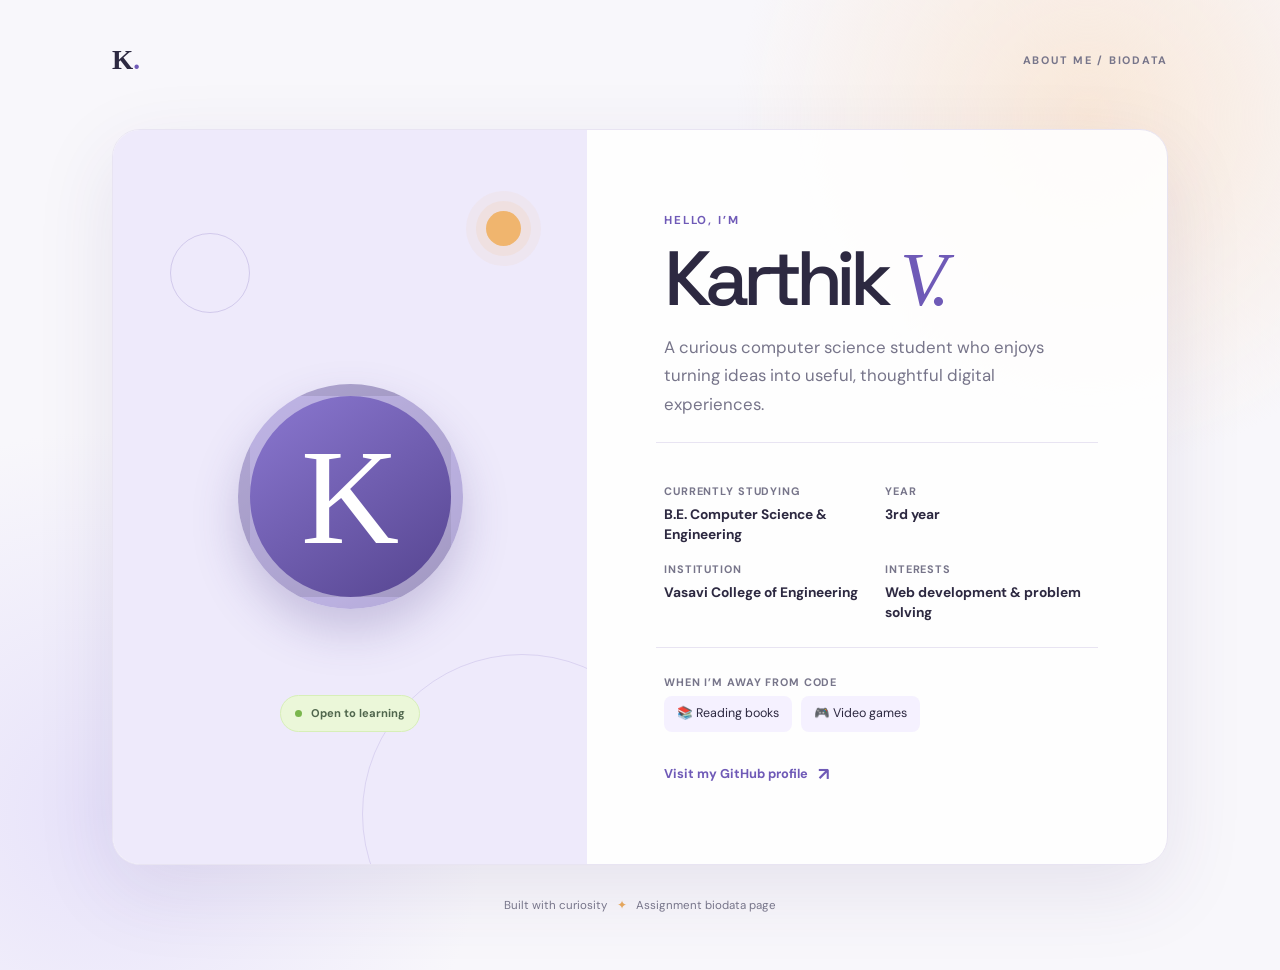
<file: 1602-24-733-016 assignment1/about-me/index.html>
<!doctype html>
<html lang="en">
  <head>
    <meta charset="UTF-8" />
    <meta name="viewport" content="width=device-width, initial-scale=1" />
    <title>About Me | Karthik</title>
    <link rel="preconnect" href="https://fonts.googleapis.com" />
    <link rel="preconnect" href="https://fonts.gstatic.com" crossorigin />
    <link href="https://fonts.googleapis.com/css2?family=DM+Sans:wght@400;500;600;700&family=Space+Grotesk:wght@600;700&display=swap" rel="stylesheet" />
    <link href="https://cdn.jsdelivr.net/npm/bootstrap@5.3.3/dist/css/bootstrap.min.css" rel="stylesheet" />
    <link rel="stylesheet" href="styles.css" />
  </head>
  <body>
    <main class="about-page">
      <div class="container py-4">
        <nav class="topbar"><a class="brand" href="#">K<span>.</span></a><span class="page-label">ABOUT ME / BIODATA</span></nav>
        <section class="profile-card">
          <div class="profile-visual"><div class="avatar">K</div><span class="available"><i></i> Open to learning</span><div class="sun-shape"></div></div>
          <div class="profile-content"><span class="eyebrow">Hello, I’m</span><h1>Karthik <em>V.</em></h1><p class="intro">A curious computer science student who enjoys turning ideas into useful, thoughtful digital experiences.</p><div class="details row g-3"><div class="col-sm-6"><small>Currently studying</small><strong>B.E. Computer Science &amp; Engineering</strong></div><div class="col-sm-6"><small>Year</small><strong>3rd year</strong></div><div class="col-sm-6"><small>Institution</small><strong>Vasavi College of Engineering</strong></div><div class="col-sm-6"><small>Interests</small><strong>Web development &amp; problem solving</strong></div></div><div class="hobbies"><small>When I’m away from code</small><div><span>📚 Reading books</span><span>🎮 Video games</span></div></div><a class="github-link" href="https://github.com/Karthikvce016/1602-24-733-016-FSWD-" target="_blank" rel="noreferrer">Visit my GitHub profile <span>↗</span></a></div>
        </section>
        <footer>Built with curiosity <span>✦</span> Assignment biodata page</footer>
      </div>
    </main>
  </body>
</html>
</file>
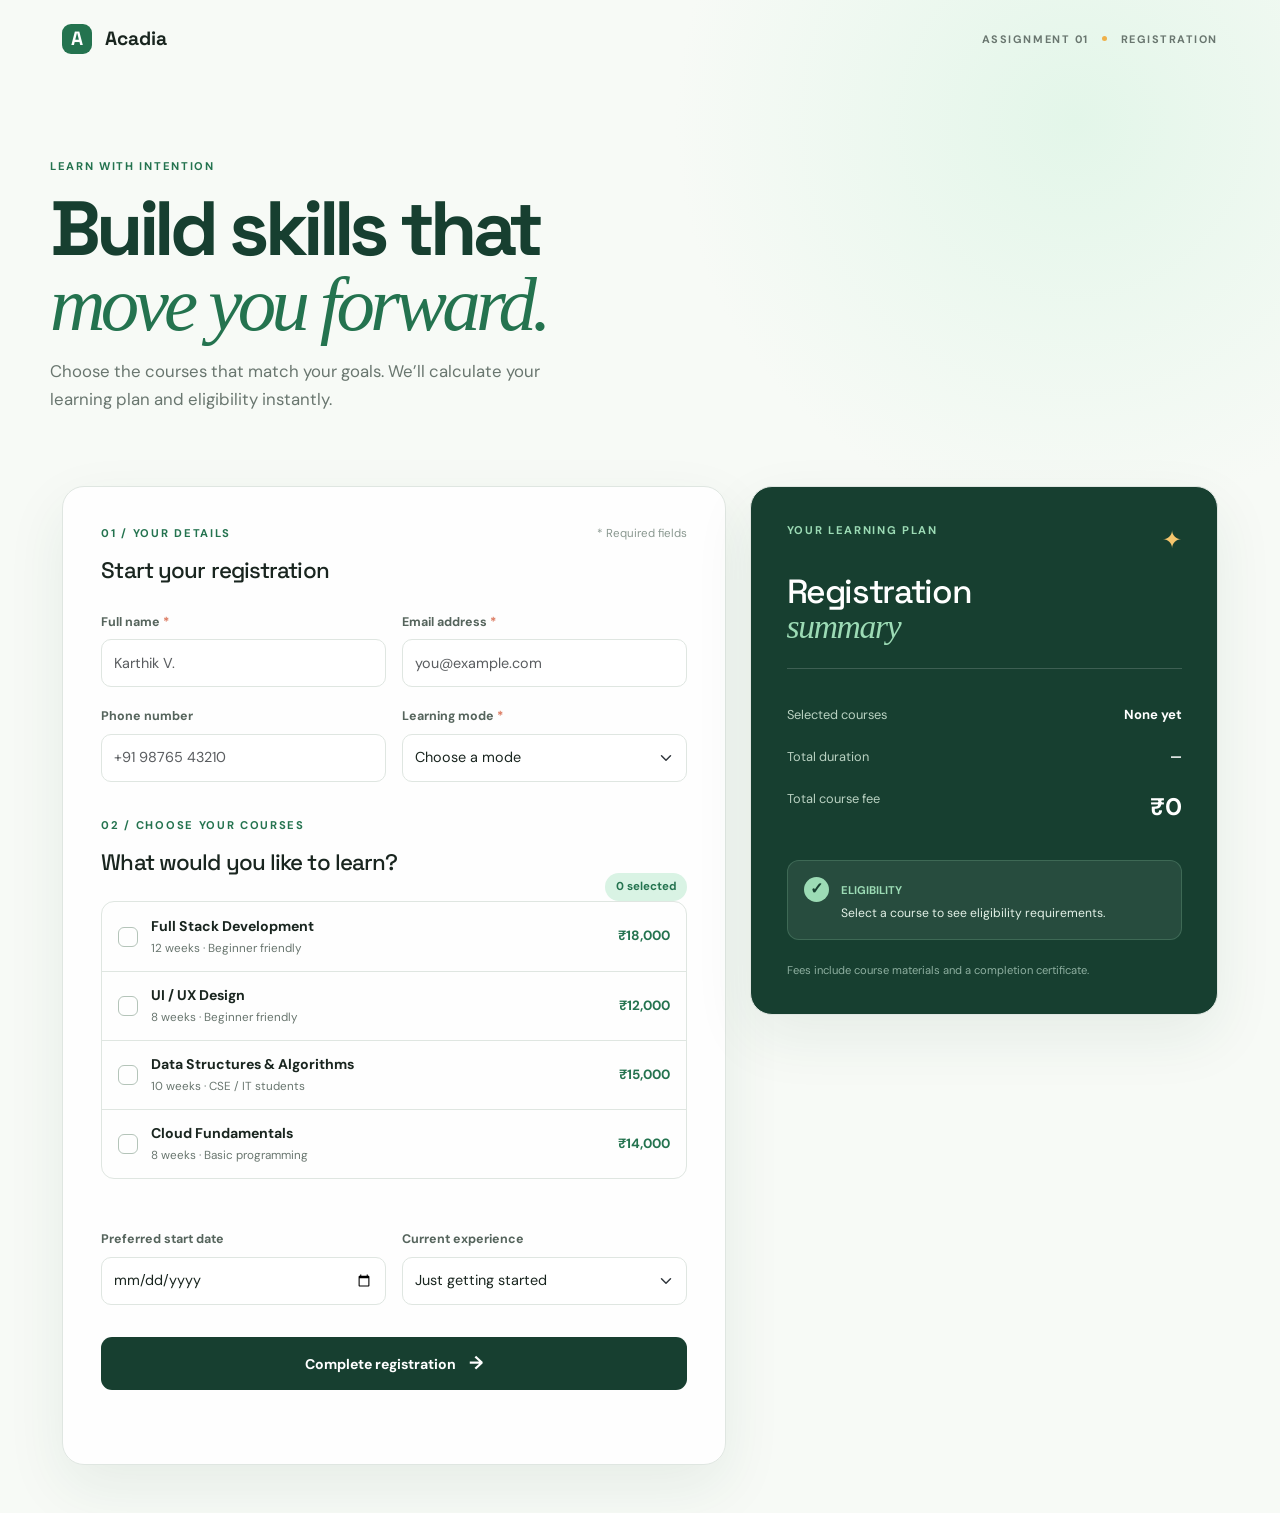
<file: 1602-24-733-016 assignment1/Question 1 - Course Registration/index.html>
<!doctype html>
<html lang="en">
  <head>
    <meta charset="UTF-8" />
    <meta name="viewport" content="width=device-width, initial-scale=1" />
    <title>Course Registration | Assignment 1</title>
    <link rel="preconnect" href="https://fonts.googleapis.com" />
    <link rel="preconnect" href="https://fonts.gstatic.com" crossorigin />
    <link href="https://fonts.googleapis.com/css2?family=DM+Sans:wght@400;500;600;700&family=Space+Grotesk:wght@500;600;700&display=swap" rel="stylesheet" />
    <link href="https://cdn.jsdelivr.net/npm/bootstrap@5.3.3/dist/css/bootstrap.min.css" rel="stylesheet" />
    <link rel="stylesheet" href="styles.css" />
  </head>
  <body>
    <main class="page-shell">
      <nav class="navbar navbar-expand-lg py-4">
        <div class="container">
          <a class="brand" href="#top"><span class="brand-mark">A</span> Acadia</a>
          <span class="assignment-label">ASSIGNMENT 01 <span class="dot"></span> REGISTRATION</span>
        </div>
      </nav>

      <section class="container hero" id="top">
        <div class="eyebrow">Learn with intention</div>
        <h1>Build skills that<br /><em>move you forward.</em></h1>
        <p class="hero-copy">Choose the courses that match your goals. We’ll calculate your learning plan and eligibility instantly.</p>
      </section>

      <section class="container pb-5">
        <div class="row g-4 align-items-start">
          <div class="col-lg-7">
            <form id="registrationForm" class="registration-card" novalidate>
              <div class="card-heading">
                <div>
                  <p class="section-kicker">01 / Your details</p>
                  <h2>Start your registration</h2>
                </div>
                <span class="required-note">* Required fields</span>
              </div>

              <div class="row g-3 mb-4">
                <div class="col-md-6">
                  <label class="form-label" for="fullName">Full name <span>*</span></label>
                  <input class="form-control" id="fullName" name="fullName" type="text" placeholder="Karthik V." required />
                </div>
                <div class="col-md-6">
                  <label class="form-label" for="email">Email address <span>*</span></label>
                  <input class="form-control" id="email" name="email" type="email" placeholder="you@example.com" required />
                </div>
                <div class="col-md-6">
                  <label class="form-label" for="phone">Phone number</label>
                  <input class="form-control" id="phone" name="phone" type="tel" placeholder="+91 98765 43210" />
                </div>
                <div class="col-md-6">
                  <label class="form-label" for="learningMode">Learning mode <span>*</span></label>
                  <select class="form-select" id="learningMode" name="learningMode" required>
                    <option value="" selected disabled>Choose a mode</option>
                    <option>Online</option>
                    <option>In person</option>
                    <option>Hybrid</option>
                  </select>
                </div>
              </div>

              <div class="course-heading">
                <div>
                  <p class="section-kicker">02 / Choose your courses</p>
                  <h2>What would you like to learn?</h2>
                </div>
                <span class="course-count" id="courseCount">0 selected</span>
              </div>

              <div class="course-list" id="courseList">
                <label class="course-option">
                  <input type="checkbox" name="courses" value="frontend" />
                  <span class="checkmark"></span>
                  <span class="course-info"><strong>Full Stack Development</strong><small>12 weeks · Beginner friendly</small></span>
                  <span class="course-fee">₹18,000</span>
                </label>
                <label class="course-option">
                  <input type="checkbox" name="courses" value="uiux" />
                  <span class="checkmark"></span>
                  <span class="course-info"><strong>UI / UX Design</strong><small>8 weeks · Beginner friendly</small></span>
                  <span class="course-fee">₹12,000</span>
                </label>
                <label class="course-option">
                  <input type="checkbox" name="courses" value="dsa" />
                  <span class="checkmark"></span>
                  <span class="course-info"><strong>Data Structures &amp; Algorithms</strong><small>10 weeks · CSE / IT students</small></span>
                  <span class="course-fee">₹15,000</span>
                </label>
                <label class="course-option">
                  <input type="checkbox" name="courses" value="cloud" />
                  <span class="checkmark"></span>
                  <span class="course-info"><strong>Cloud Fundamentals</strong><small>8 weeks · Basic programming</small></span>
                  <span class="course-fee">₹14,000</span>
                </label>
              </div>
              <p class="field-error" id="courseError" role="alert"></p>

              <div class="row g-3 mt-2">
                <div class="col-md-6">
                  <label class="form-label" for="startDate">Preferred start date</label>
                  <input class="form-control" id="startDate" name="startDate" type="date" />
                </div>
                <div class="col-md-6">
                  <label class="form-label" for="experience">Current experience</label>
                  <select class="form-select" id="experience" name="experience">
                    <option>Just getting started</option>
                    <option>Some experience</option>
                    <option>Working professional</option>
                  </select>
                </div>
              </div>

              <button class="btn btn-primary submit-button" type="submit">Complete registration <span>→</span></button>
              <p class="success-message" id="successMessage" role="status"></p>
            </form>
          </div>

          <div class="col-lg-5">
            <aside class="summary-card" aria-live="polite">
              <div class="summary-top"><span class="section-kicker">Your learning plan</span><span class="spark">✦</span></div>
              <h2>Registration<br /><em>summary</em></h2>
              <div class="summary-divider"></div>
              <div class="summary-row"><span>Selected courses</span><strong id="summaryCourses">None yet</strong></div>
              <div class="summary-row"><span>Total duration</span><strong id="summaryDuration">—</strong></div>
              <div class="summary-row"><span>Total course fee</span><strong class="summary-fee" id="summaryFee">₹0</strong></div>
              <div class="eligibility-box"><span class="eligibility-icon">✓</span><div><small>Eligibility</small><p id="summaryEligibility">Select a course to see eligibility requirements.</p></div></div>
              <p class="summary-footnote">Fees include course materials and a completion certificate.</p>
            </aside>
          </div>
        </div>
      </section>
    </main>
    <script src="script.js"></script>
  </body>
</html>
</file>
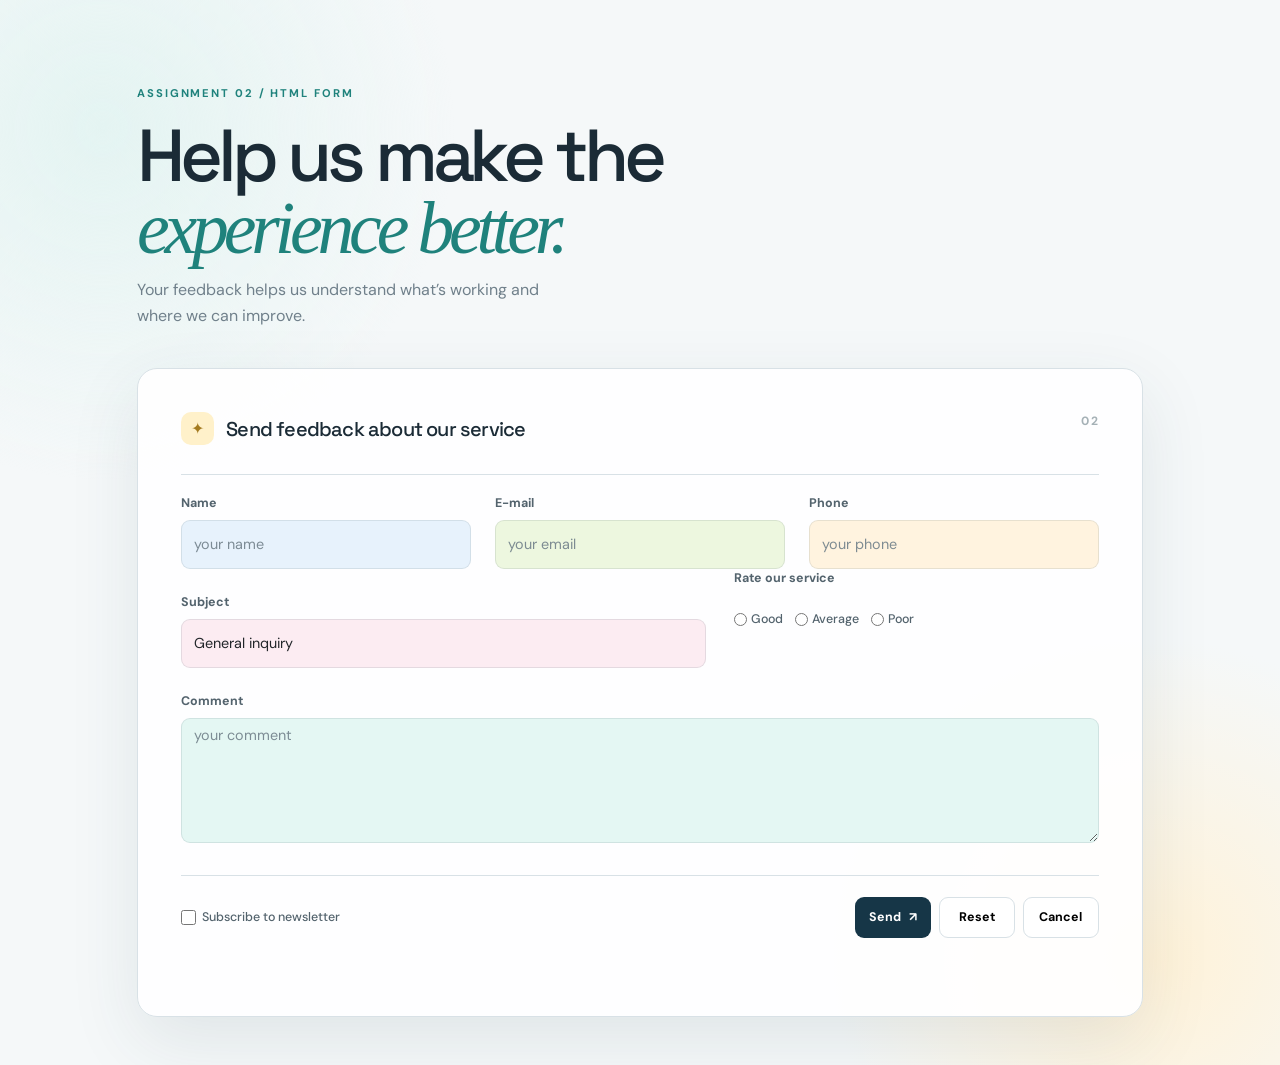
<file: 1602-24-733-016 assignment1/Question 2 - Feedback Form/index.html>
<!doctype html>
<html lang="en">
  <head>
    <meta charset="UTF-8" />
    <meta name="viewport" content="width=device-width, initial-scale=1" />
    <title>Service Feedback | Assignment 2</title>
    <link rel="preconnect" href="https://fonts.googleapis.com" />
    <link rel="preconnect" href="https://fonts.gstatic.com" crossorigin />
    <link href="https://fonts.googleapis.com/css2?family=DM+Sans:wght@400;500;600;700&family=Space+Grotesk:wght@600;700&display=swap" rel="stylesheet" />
    <link href="https://cdn.jsdelivr.net/npm/bootstrap@5.3.3/dist/css/bootstrap.min.css" rel="stylesheet" />
    <link rel="stylesheet" href="styles.css" />
  </head>
  <body>
    <main class="feedback-page">
      <section class="container py-5">
        <div class="page-intro">
          <span class="assignment-tag">ASSIGNMENT 02 / HTML FORM</span>
          <h1>Help us make the<br /><em>experience better.</em></h1>
          <p>Your feedback helps us understand what’s working and where we can improve.</p>
        </div>

        <form class="feedback-card" id="feedbackForm" novalidate>
          <div class="form-title-row">
            <div><span class="form-icon">✦</span><h2>Send feedback about our service</h2></div>
            <span class="form-number">02</span>
          </div>

          <div class="row g-4">
            <div class="col-md-4"><label for="name">Name</label><input class="form-control field-blue" id="name" type="text" placeholder="your name" required /></div>
            <div class="col-md-4"><label for="email">E-mail</label><input class="form-control field-green" id="email" type="email" placeholder="your email" required /></div>
            <div class="col-md-4"><label for="phone">Phone</label><input class="form-control field-yellow" id="phone" type="tel" placeholder="your phone" /></div>
            <div class="col-md-7"><label for="subject">Subject</label><select class="form-select field-pink" id="subject"><option>General inquiry</option><option>Product feedback</option><option>Technical support</option><option>Something else</option></select></div>
            <fieldset class="col-md-5 rating-field"><legend>Rate our service</legend><div class="rating-options"><label><input type="radio" name="rating" value="good" required /> <span>Good</span></label><label><input type="radio" name="rating" value="average" /> <span>Average</span></label><label><input type="radio" name="rating" value="poor" /> <span>Poor</span></label></div></fieldset>
            <div class="col-12"><label for="comment">Comment</label><textarea class="form-control field-mint" id="comment" rows="4" placeholder="your comment" required></textarea></div>
          </div>

          <div class="form-footer">
            <label class="subscribe"><input type="checkbox" id="subscribe" /> <span>Subscribe to newsletter</span></label>
            <div class="actions"><button class="btn btn-send" type="submit">Send <span>↗</span></button><button class="btn btn-light" type="reset">Reset</button><button class="btn btn-light" id="cancelButton" type="button">Cancel</button></div>
          </div>
          <p class="status-message" id="statusMessage" role="status"></p>
        </form>
      </section>
    </main>
    <script>
      const feedbackForm = document.querySelector("#feedbackForm");
      const statusMessage = document.querySelector("#statusMessage");
      feedbackForm.addEventListener("submit", (event) => {
        event.preventDefault();
        if (!feedbackForm.checkValidity()) { feedbackForm.classList.add("was-validated"); return; }
        statusMessage.textContent = "Thanks for sharing your feedback — we appreciate it.";
      });
      feedbackForm.addEventListener("reset", () => { statusMessage.textContent = ""; feedbackForm.classList.remove("was-validated"); });
      document.querySelector("#cancelButton").addEventListener("click", () => { feedbackForm.reset(); statusMessage.textContent = "Form cancelled."; });
    </script>
  </body>
</html>
</file>
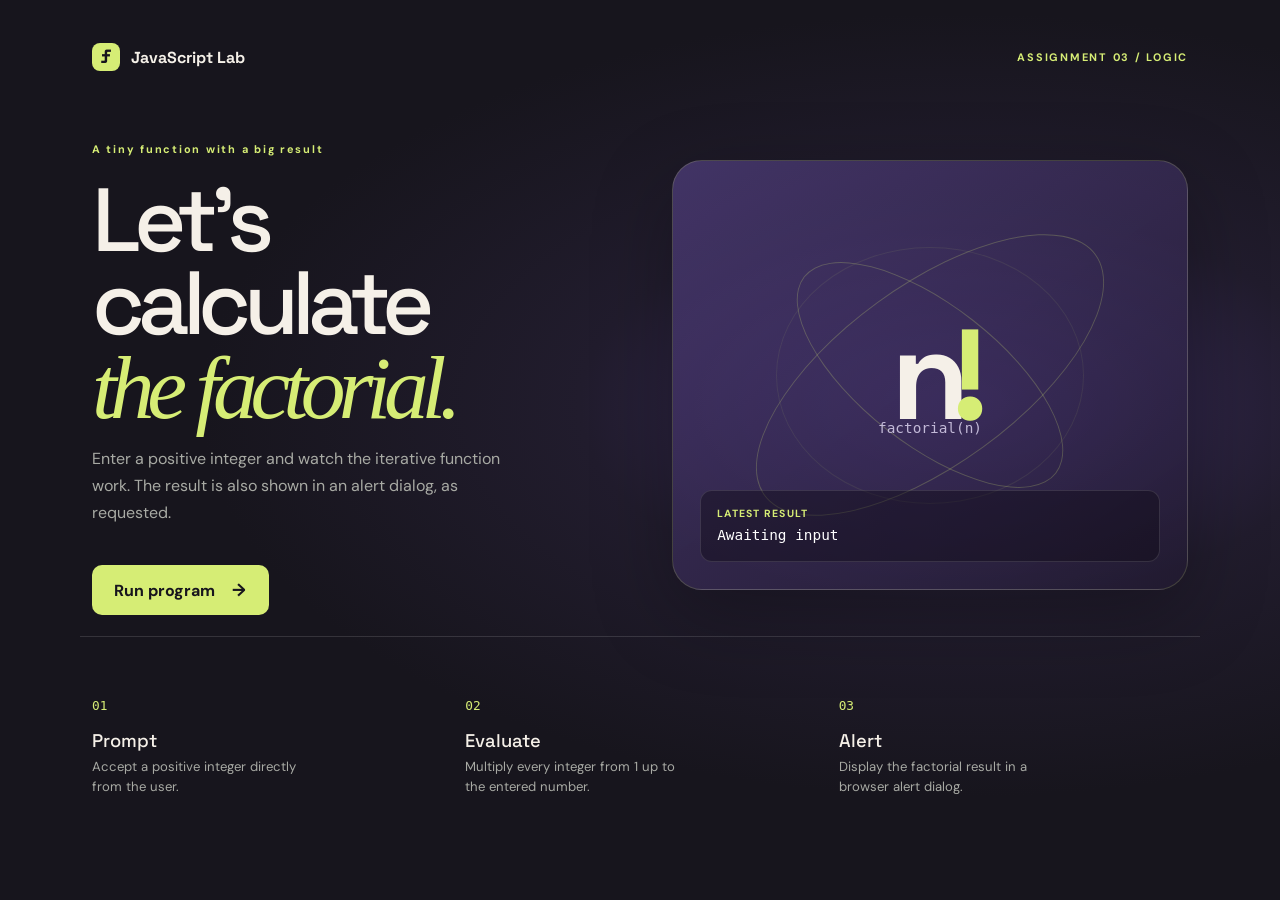
<file: 1602-24-733-016 assignment1/Question 3 - Factorial/index.html>
<!doctype html>
<html lang="en">
  <head>
    <meta charset="UTF-8" />
    <meta name="viewport" content="width=device-width, initial-scale=1" />
    <title>Factorial Calculator | Assignment 3</title>
    <link rel="preconnect" href="https://fonts.googleapis.com" />
    <link rel="preconnect" href="https://fonts.gstatic.com" crossorigin />
    <link href="https://fonts.googleapis.com/css2?family=DM+Sans:wght@400;500;600;700&family=Space+Grotesk:wght@600;700&display=swap" rel="stylesheet" />
    <link href="https://cdn.jsdelivr.net/npm/bootstrap@5.3.3/dist/css/bootstrap.min.css" rel="stylesheet" />
    <link rel="stylesheet" href="styles.css" />
  </head>
  <body>
    <main class="factorial-page">
      <div class="container py-4">
        <header class="topbar"><a class="brand" href="#"><span>ƒ</span> JavaScript Lab</a><span class="assignment-tag">ASSIGNMENT 03 / LOGIC</span></header>
        <section class="calculator-wrap">
          <div class="content-copy"><span class="eyebrow">A tiny function with a big result</span><h1>Let’s calculate<br /><em>the factorial.</em></h1><p>Enter a positive integer and watch the iterative function work. The result is also shown in an alert dialog, as requested.</p><button class="btn run-button" id="runButton" type="button">Run program <span>→</span></button></div>
          <div class="visual-card"><div class="orbit orbit-one"></div><div class="orbit orbit-two"></div><div class="factorial-symbol">n<span>!</span></div><p>factorial(n)</p><div class="result-panel"><small>Latest result</small><strong id="resultValue">Awaiting input</strong></div></div>
        </section>
        <section class="explanation row g-4"><div class="col-md-4"><span>01</span><h2>Prompt</h2><p>Accept a positive integer directly from the user.</p></div><div class="col-md-4"><span>02</span><h2>Evaluate</h2><p>Multiply every integer from 1 up to the entered number.</p></div><div class="col-md-4"><span>03</span><h2>Alert</h2><p>Display the factorial result in a browser alert dialog.</p></div></section>
      </div>
    </main>
    <script src="script.js"></script>
  </body>
</html>
</file>
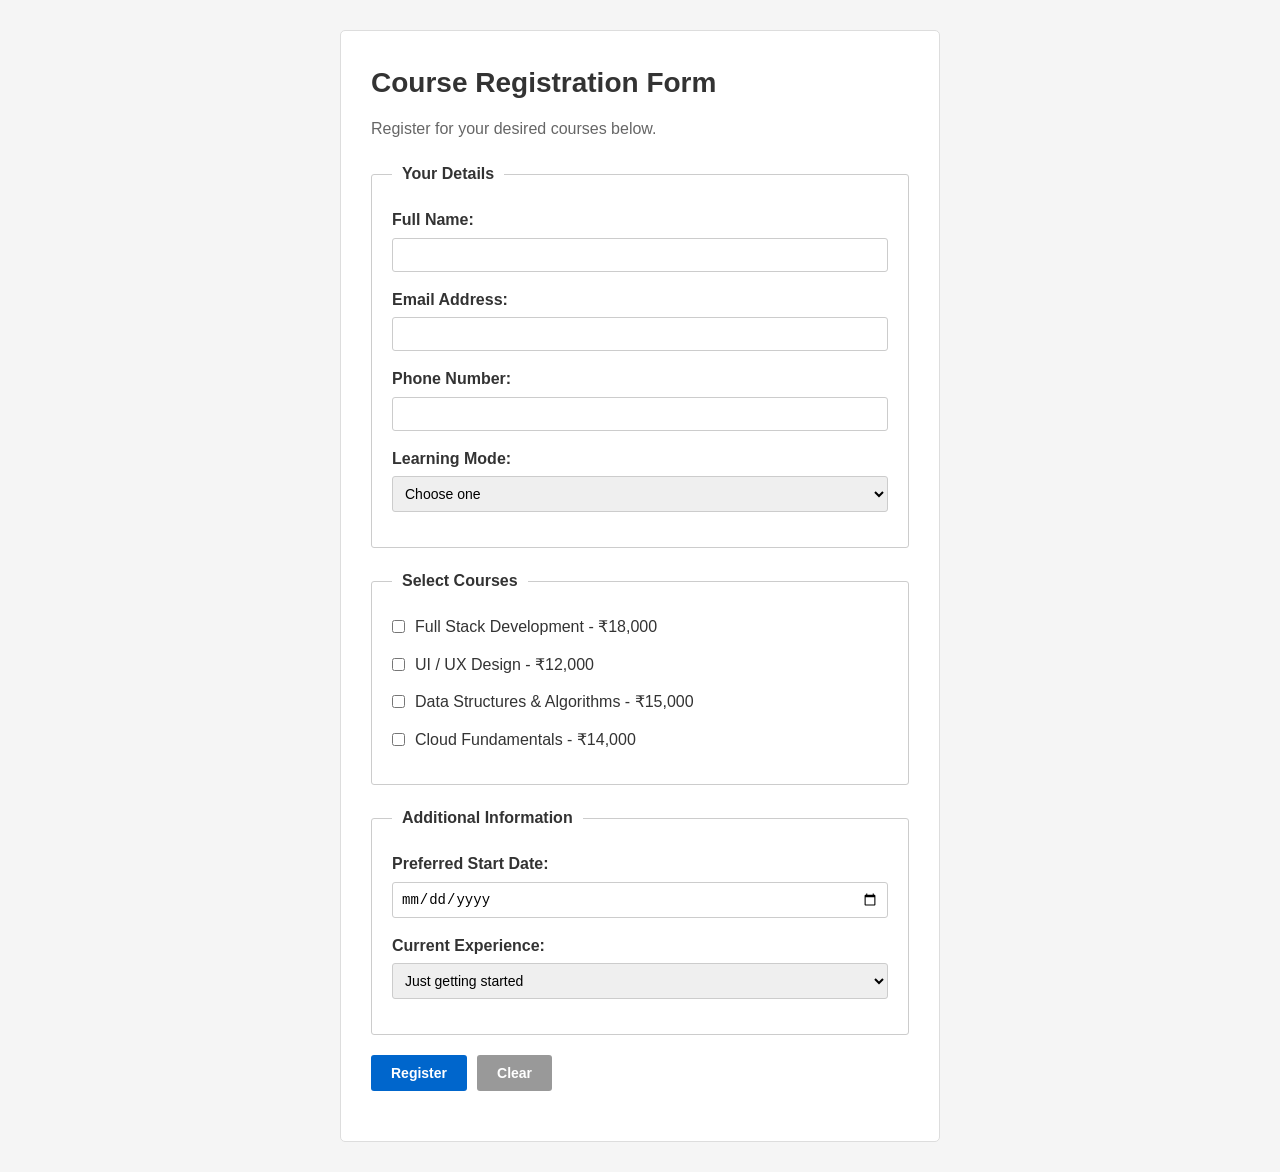
<file: 1602-24-733-016 karthik assignment1/Question 1 - Course Registration/index.html>
<!DOCTYPE html>
<html lang="en">
<head>
    <meta charset="UTF-8">
    <meta name="viewport" content="width=device-width, initial-scale=1.0">
    <title>Course Registration</title>
    <link rel="stylesheet" href="styles.css">
</head>
<body>
    <div class="container">
        <h1>Course Registration Form</h1>
        <p>Register for your desired courses below.</p>
        
        <form id="registrationForm">
            <fieldset>
                <legend>Your Details</legend>
                
                <div class="form-group">
                    <label for="fullName">Full Name:</label>
                    <input type="text" id="fullName" name="fullName" required>
                </div>

                <div class="form-group">
                    <label for="email">Email Address:</label>
                    <input type="email" id="email" name="email" required>
                </div>

                <div class="form-group">
                    <label for="phone">Phone Number:</label>
                    <input type="tel" id="phone" name="phone">
                </div>

                <div class="form-group">
                    <label for="learningMode">Learning Mode:</label>
                    <select id="learningMode" name="learningMode" required>
                        <option value="">Choose one</option>
                        <option value="online">Online</option>
                        <option value="inperson">In Person</option>
                        <option value="hybrid">Hybrid</option>
                    </select>
                </div>
            </fieldset>

            <fieldset>
                <legend>Select Courses</legend>
                
                <div class="course-group">
                    <label>
                        <input type="checkbox" name="courses" value="frontend">
                        Full Stack Development - ₹18,000
                    </label>
                </div>

                <div class="course-group">
                    <label>
                        <input type="checkbox" name="courses" value="uiux">
                        UI / UX Design - ₹12,000
                    </label>
                </div>

                <div class="course-group">
                    <label>
                        <input type="checkbox" name="courses" value="dsa">
                        Data Structures & Algorithms - ₹15,000
                    </label>
                </div>

                <div class="course-group">
                    <label>
                        <input type="checkbox" name="courses" value="cloud">
                        Cloud Fundamentals - ₹14,000
                    </label>
                </div>
            </fieldset>

            <fieldset>
                <legend>Additional Information</legend>
                
                <div class="form-group">
                    <label for="startDate">Preferred Start Date:</label>
                    <input type="date" id="startDate" name="startDate">
                </div>

                <div class="form-group">
                    <label for="experience">Current Experience:</label>
                    <select id="experience" name="experience">
                        <option value="beginner">Just getting started</option>
                        <option value="intermediate">Some experience</option>
                        <option value="advanced">Working professional</option>
                    </select>
                </div>
            </fieldset>

            <div class="button-group">
                <button type="submit" class="btn btn-primary">Register</button>
                <button type="reset" class="btn btn-secondary">Clear</button>
            </div>

            <p id="successMessage" class="message"></p>
        </form>
    </div>

    <script src="script.js"></script>
</body>
</html>
</file>
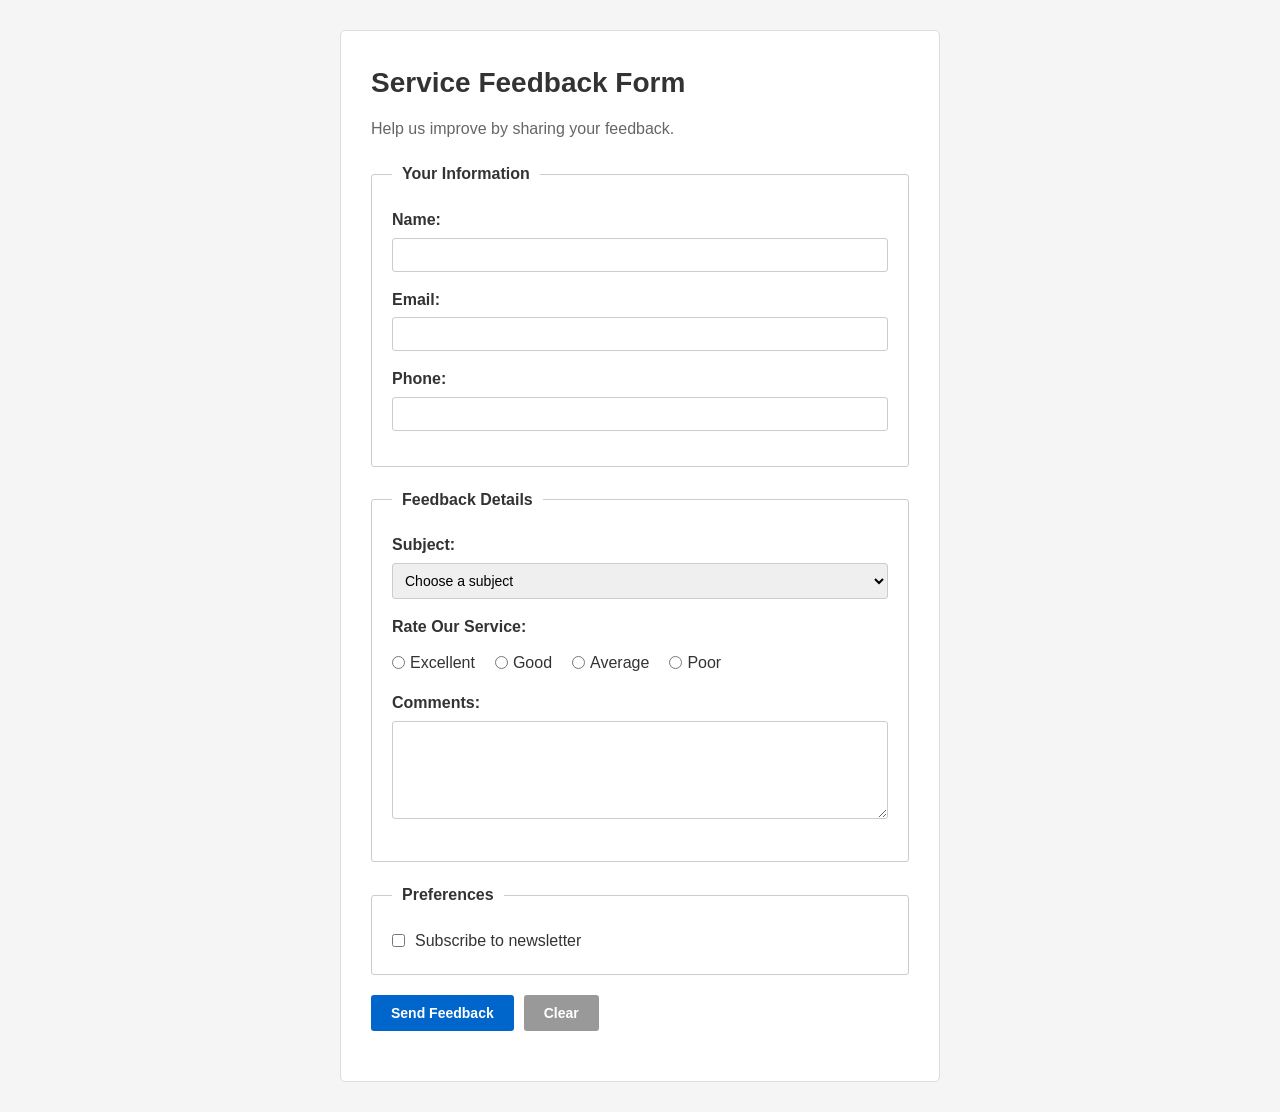
<file: 1602-24-733-016 karthik assignment1/Question 2 - Feedback Form/index.html>
<!DOCTYPE html>
<html lang="en">
<head>
    <meta charset="UTF-8">
    <meta name="viewport" content="width=device-width, initial-scale=1.0">
    <title>Feedback Form</title>
    <link rel="stylesheet" href="styles.css">
</head>
<body>
    <div class="container">
        <h1>Service Feedback Form</h1>
        <p>Help us improve by sharing your feedback.</p>
        
        <form id="feedbackForm">
            <fieldset>
                <legend>Your Information</legend>
                
                <div class="form-group">
                    <label for="name">Name:</label>
                    <input type="text" id="name" name="name" required>
                </div>

                <div class="form-group">
                    <label for="email">Email:</label>
                    <input type="email" id="email" name="email" required>
                </div>

                <div class="form-group">
                    <label for="phone">Phone:</label>
                    <input type="tel" id="phone" name="phone">
                </div>
            </fieldset>

            <fieldset>
                <legend>Feedback Details</legend>
                
                <div class="form-group">
                    <label for="subject">Subject:</label>
                    <select id="subject" name="subject" required>
                        <option value="">Choose a subject</option>
                        <option value="general">General Inquiry</option>
                        <option value="product">Product Feedback</option>
                        <option value="service">Service Quality</option>
                        <option value="complaint">Complaint</option>
                    </select>
                </div>

                <div class="form-group">
                    <label>Rate Our Service:</label>
                    <div class="radio-group">
                        <label>
                            <input type="radio" name="rating" value="excellent" required>
                            Excellent
                        </label>
                        <label>
                            <input type="radio" name="rating" value="good" required>
                            Good
                        </label>
                        <label>
                            <input type="radio" name="rating" value="average" required>
                            Average
                        </label>
                        <label>
                            <input type="radio" name="rating" value="poor" required>
                            Poor
                        </label>
                    </div>
                </div>

                <div class="form-group">
                    <label for="comment">Comments:</label>
                    <textarea id="comment" name="comment" rows="5" required></textarea>
                </div>
            </fieldset>

            <fieldset>
                <legend>Preferences</legend>
                
                <div class="checkbox-group">
                    <label>
                        <input type="checkbox" name="subscribe" value="yes">
                        Subscribe to newsletter
                    </label>
                </div>
            </fieldset>

            <div class="button-group">
                <button type="submit" class="btn btn-primary">Send Feedback</button>
                <button type="reset" class="btn btn-secondary">Clear</button>
            </div>

            <p id="statusMessage" class="message"></p>
        </form>
    </div>

    <script src="script.js"></script>
</body>
</html>
</file>
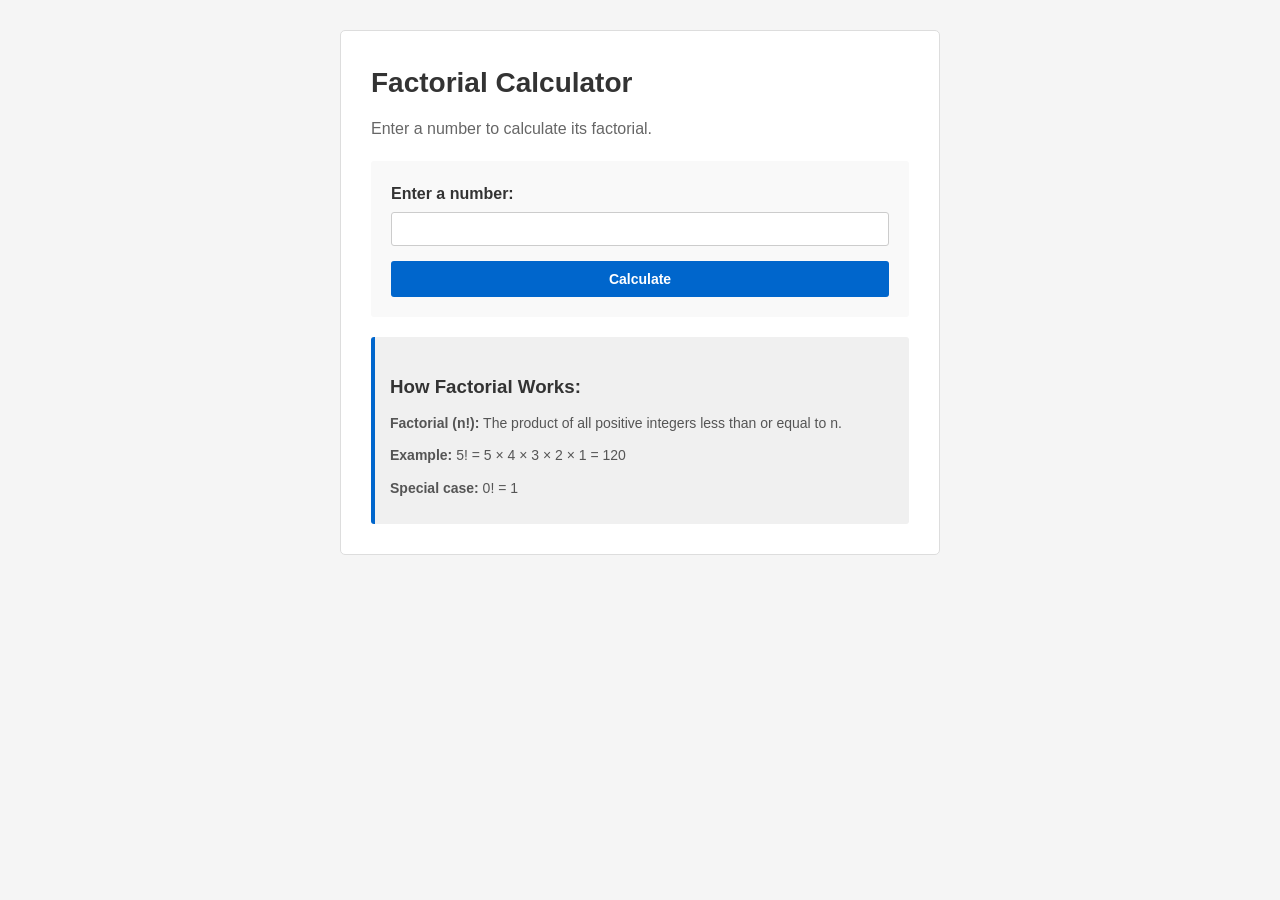
<file: 1602-24-733-016 karthik assignment1/Question 3 - Factorial/index.html>
<!DOCTYPE html>
<html lang="en">
<head>
    <meta charset="UTF-8">
    <meta name="viewport" content="width=device-width, initial-scale=1.0">
    <title>Factorial Calculator</title>
    <link rel="stylesheet" href="styles.css">
</head>
<body>
    <div class="container">
        <h1>Factorial Calculator</h1>
        <p>Enter a number to calculate its factorial.</p>
        
        <div class="form-box">
            <div class="form-group">
                <label for="number">Enter a number:</label>
                <input type="number" id="number" name="number" min="0" max="20">
            </div>

            <button onclick="calculateFactorial()" class="btn btn-primary">Calculate</button>
        </div>

        <div id="result" class="result-box"></div>
        
        <div class="info-box">
            <h3>How Factorial Works:</h3>
            <p><strong>Factorial (n!):</strong> The product of all positive integers less than or equal to n.</p>
            <p><strong>Example:</strong> 5! = 5 × 4 × 3 × 2 × 1 = 120</p>
            <p><strong>Special case:</strong> 0! = 1</p>
        </div>
    </div>

    <script src="script.js"></script>
</body>
</html>
</file>
<file: 1602-24-733-016 assignment1/about-me/styles.css>
:root { --ink: #2d2941; --muted: #77758a; --purple: #6f5ab7; --lilac: #eeeafb; --peach: #f8d7bc; }
* { box-sizing: border-box; }
body { margin: 0; color: var(--ink); background: #f8f7fb; font-family: "DM Sans", sans-serif; }
.about-page { min-height: 100vh; background: radial-gradient(circle at 85% 12%, #f9e8d9 0, transparent 22rem), radial-gradient(circle at 8% 84%, #e7e2fa 0, transparent 24rem); }
.container { max-width: 1080px; }
.topbar { display: flex; justify-content: space-between; align-items: center; padding: 1rem 0 3rem; }
.brand { color: var(--ink); font-family: Georgia, serif; font-size: 1.7rem; font-weight: 700; text-decoration: none; }.brand span { color: var(--purple); }
.page-label { color: var(--muted); font-size: .68rem; font-weight: 700; letter-spacing: .16em; }
.profile-card { display: grid; grid-template-columns: .9fr 1.1fr; overflow: hidden; border: 1px solid #e8e4f2; border-radius: 28px; background: rgba(255,255,255,.88); box-shadow: 0 25px 80px rgba(68, 53, 114, .1); }
.profile-visual { position: relative; display: grid; place-items: center; min-height: 590px; overflow: hidden; background: var(--lilac); }
.profile-visual::before { position: absolute; top: 14%; left: 12%; width: 80px; height: 80px; border: 1px solid rgba(111,90,183,.23); border-radius: 50%; content: ""; }
.profile-visual::after { position: absolute; right: -20%; bottom: -15%; width: 320px; height: 320px; border: 1px solid rgba(111,90,183,.16); border-radius: 50%; content: ""; }
.avatar { position: relative; z-index: 1; display: grid; place-items: center; width: 225px; height: 225px; color: white; background: linear-gradient(145deg, #8b78d1, #55448f); border: 12px solid rgba(255,255,255,.45); border-radius: 50%; box-shadow: 0 22px 45px rgba(85,68,143,.25); font-family: Georgia, serif; font-size: 8.5rem; line-height: 1; }
.available { position: absolute; z-index: 2; bottom: 18%; padding: .55rem .9rem; color: #50664d; background: #ebf7d9; border: 1px solid #d7efb8; border-radius: 999px; font-size: .7rem; font-weight: 700; }.available i { display: inline-block; width: 7px; height: 7px; margin-right: .35rem; background: #7ab64d; border-radius: 50%; }
.sun-shape { position: absolute; top: 11%; right: 14%; width: 35px; height: 35px; background: #f0b56e; border-radius: 50%; box-shadow: 0 0 0 10px rgba(240,181,110,.12), 0 0 0 20px rgba(240,181,110,.08); }
.profile-content { padding: clamp(2rem, 6vw, 5rem); }
.eyebrow { color: var(--purple); font-size: .72rem; font-weight: 700; letter-spacing: .16em; text-transform: uppercase; }
h1 { margin: .7rem 0 1rem; font-family: "Space Grotesk", sans-serif; font-size: clamp(3rem, 6vw, 5.3rem); letter-spacing: -.08em; line-height: .95; } h1 em { color: var(--purple); font-family: Georgia, serif; font-weight: 400; }
.intro { max-width: 480px; margin-bottom: 2.5rem; color: var(--muted); font-size: 1.05rem; line-height: 1.7; }
.details { padding: 1.5rem 0; border-top: 1px solid #e8e4f2; border-bottom: 1px solid #e8e4f2; }.details small, .hobbies small { display: block; margin-bottom: .35rem; color: var(--muted); font-size: .68rem; font-weight: 700; letter-spacing: .08em; text-transform: uppercase; }.details strong { display: block; font-size: .86rem; line-height: 1.45; }
.hobbies { padding: 1.6rem 0 1.8rem; }.hobbies div { display: flex; flex-wrap: wrap; gap: .6rem; }.hobbies span { padding: .55rem .8rem; background: #f5f1ff; border-radius: 8px; font-size: .78rem; }
.github-link { display: inline-flex; align-items: center; gap: .6rem; color: var(--purple); font-size: .8rem; font-weight: 700; text-decoration: none; }.github-link:hover { color: var(--ink); }.github-link span { font-size: 1.1rem; }
footer { padding: 2rem 0; color: var(--muted); font-size: .72rem; text-align: center; } footer span { margin: 0 .4rem; color: #e4a65d; }
@media (max-width: 767px) { .page-label { display: none; } .topbar { padding-bottom: 1.5rem; } .profile-card { grid-template-columns: 1fr; } .profile-visual { min-height: 350px; } .avatar { width: 170px; height: 170px; border-width: 8px; font-size: 6.4rem; } .available { bottom: 10%; } }
</file>
<file: 1602-24-733-016 assignment1/Question 1 - Course Registration/styles.css>
:root {
  --ink: #19251f;
  --muted: #69766f;
  --line: #dfe6e1;
  --mint: #d9f3e4;
  --green: #24734f;
  --deep-green: #173f30;
  --cream: #f7faf6;
}

* { box-sizing: border-box; }
body { margin: 0; color: var(--ink); background: var(--cream); font-family: "DM Sans", sans-serif; }
.page-shell { min-height: 100vh; background: radial-gradient(circle at 84% 8%, #e3f6e9 0, transparent 25rem), var(--cream); }
.container { max-width: 1180px; }
.brand { color: var(--ink); font-family: "Space Grotesk", sans-serif; font-size: 1.2rem; font-weight: 700; text-decoration: none; }
.brand-mark { display: inline-grid; place-items: center; width: 30px; height: 30px; margin-right: 8px; color: white; background: var(--green); border-radius: 9px; }
.assignment-label { color: var(--muted); font-size: .68rem; font-weight: 700; letter-spacing: .14em; }
.dot { display: inline-block; width: 5px; height: 5px; margin: 0 9px 2px; background: #efb14a; border-radius: 50%; }
.hero { padding: 5rem 0 3.5rem; }
.eyebrow, .section-kicker { color: var(--green); font-size: .7rem; font-weight: 700; letter-spacing: .15em; text-transform: uppercase; }
.hero h1 { margin: 1rem 0; color: var(--deep-green); font-family: "Space Grotesk", sans-serif; font-size: clamp(2.8rem, 6vw, 5.4rem); font-weight: 700; line-height: .98; letter-spacing: -.06em; }
em { color: var(--green); font-family: Georgia, serif; font-weight: 400; }
.hero-copy { max-width: 490px; color: var(--muted); font-size: 1.05rem; line-height: 1.65; }
.registration-card, .summary-card { border: 1px solid var(--line); border-radius: 22px; background: rgba(255, 255, 255, .88); box-shadow: 0 22px 60px rgba(31, 73, 53, .08); }
.registration-card { padding: clamp(1.4rem, 4vw, 2.4rem); }
.card-heading, .course-heading, .summary-top { display: flex; align-items: flex-start; justify-content: space-between; gap: 1rem; }
h2 { margin: .25rem 0 1.5rem; font-family: "Space Grotesk", sans-serif; font-size: 1.4rem; letter-spacing: -.04em; }
.required-note { color: #8a9890; font-size: .72rem; }
.form-label { color: #55645c; font-size: .78rem; font-weight: 700; }
.form-label span { color: #db785e; }
.form-control, .form-select { min-height: 48px; border: 1px solid var(--line); border-radius: 10px; color: var(--ink); font-size: .9rem; }
.form-control:focus, .form-select:focus { border-color: #80b99c; box-shadow: 0 0 0 .2rem rgba(36, 115, 79, .12); }
.course-heading { align-items: end; margin-top: 2.2rem; }
.course-count { padding: .35rem .65rem; color: var(--green); background: var(--mint); border-radius: 999px; font-size: .72rem; font-weight: 700; white-space: nowrap; }
.course-list { overflow: hidden; border: 1px solid var(--line); border-radius: 13px; }
.course-option { display: flex; align-items: center; gap: .8rem; min-height: 69px; padding: .75rem 1rem; cursor: pointer; transition: background .2s ease; }
.course-option + .course-option { border-top: 1px solid var(--line); }
.course-option:hover, .course-option:has(input:checked) { background: #f0faf3; }
.course-option input { position: absolute; opacity: 0; }
.checkmark { display: grid; flex: 0 0 20px; place-items: center; width: 20px; height: 20px; border: 1.5px solid #b4c4b9; border-radius: 6px; }
.course-option input:checked + .checkmark { border-color: var(--green); background: var(--green); }
.course-option input:checked + .checkmark::after { width: 8px; height: 5px; border-bottom: 2px solid white; border-left: 2px solid white; content: ""; transform: rotate(-45deg) translate(1px, -1px); }
.course-info { display: grid; flex: 1; gap: .18rem; }
.course-info strong { font-size: .88rem; }
.course-info small { color: var(--muted); font-size: .73rem; }
.course-fee { color: var(--green); font-size: .84rem; font-weight: 700; }
.field-error { min-height: 1rem; margin: .45rem 0 0; color: #b34d3d; font-size: .75rem; }
.submit-button { width: 100%; min-height: 53px; margin-top: 2rem; border: 0; border-radius: 11px; background: var(--deep-green); font-size: .88rem; font-weight: 700; }
.submit-button:hover { background: var(--green); }
.submit-button span { margin-left: .6rem; font-size: 1.15rem; }
.success-message { min-height: 1.3rem; margin: .9rem 0 0; color: var(--green); font-size: .82rem; font-weight: 600; text-align: center; }
.summary-card { position: sticky; top: 1rem; padding: clamp(1.4rem, 4vw, 2.2rem); color: white; background: var(--deep-green); }
.summary-card .section-kicker { color: #9cdbb5; }
.spark { color: #f5c56d; font-size: 1.5rem; }
.summary-card h2 { margin-top: 1rem; font-size: 2.1rem; line-height: 1.05; }
.summary-card h2 em { color: #9cdbb5; }
.summary-divider { height: 1px; margin: 1.5rem 0; background: rgba(255, 255, 255, .17); }
.summary-row { display: flex; justify-content: space-between; gap: 1rem; padding: .7rem 0; color: #bad2c2; font-size: .8rem; }
.summary-row strong { color: white; font-size: .82rem; text-align: right; }
.summary-fee { font-size: 1.5rem !important; }
.eligibility-box { display: flex; gap: .8rem; margin-top: 1.5rem; padding: 1rem; border: 1px solid rgba(156, 219, 181, .2); border-radius: 12px; background: rgba(255, 255, 255, .07); }
.eligibility-icon { display: grid; flex: 0 0 25px; place-items: center; width: 25px; height: 25px; color: var(--deep-green); background: #9cdbb5; border-radius: 50%; font-weight: 700; }
.eligibility-box small { color: #9cdbb5; font-size: .7rem; font-weight: 700; text-transform: uppercase; }
.eligibility-box p { margin: .25rem 0 0; color: #e2f0e6; font-size: .76rem; line-height: 1.45; }
.summary-footnote { margin: 1.4rem 0 0; color: #8eafa0; font-size: .7rem; line-height: 1.5; }
@media (max-width: 575px) { .assignment-label { display: none; } .hero { padding-top: 3.5rem; } .course-fee { font-size: .76rem; } }
</file>
<file: 1602-24-733-016 assignment1/Question 2 - Feedback Form/styles.css>
:root { --ink: #1b2b36; --muted: #70808b; --line: #d8e1e6; --teal: #1f827c; --navy: #163647; }
* { box-sizing: border-box; }
body { margin: 0; color: var(--ink); background: #f5f8f9; font-family: "DM Sans", sans-serif; }
.feedback-page { min-height: 100vh; background: radial-gradient(circle at 8% 12%, #e4f4f2 0, transparent 22rem), radial-gradient(circle at 90% 90%, #fff2d8 0, transparent 20rem); }
.container { max-width: 1030px; }
.page-intro { padding: 2rem 0 2.5rem; }
.assignment-tag { color: var(--teal); font-size: .7rem; font-weight: 700; letter-spacing: .17em; }
h1 { margin: 1rem 0 .8rem; font-family: "Space Grotesk", sans-serif; font-size: clamp(2.6rem, 6vw, 4.6rem); line-height: .98; letter-spacing: -.07em; }
em { color: var(--teal); font-family: Georgia, serif; font-weight: 400; }
.page-intro p { max-width: 450px; margin: 0; color: var(--muted); line-height: 1.6; }
.feedback-card { padding: clamp(1.3rem, 4vw, 2.7rem); border: 1px solid var(--line); border-radius: 20px; background: rgba(255,255,255,.93); box-shadow: 0 24px 70px rgba(35, 68, 79, .1); }
.form-title-row { display: flex; justify-content: space-between; align-items: flex-start; padding-bottom: 1.8rem; margin-bottom: 1.2rem; border-bottom: 1px solid var(--line); }
.form-title-row div { display: flex; align-items: center; gap: .75rem; }
.form-icon { display: grid; place-items: center; width: 33px; height: 33px; color: #a47b20; background: #fff1ca; border-radius: 10px; }
h2 { margin: 0; font-family: "Space Grotesk", sans-serif; font-size: 1.25rem; letter-spacing: -.04em; }
.form-number { color: #a5b1b6; font-size: .75rem; font-weight: 700; letter-spacing: .1em; }
label, legend { display: block; margin-bottom: .45rem; color: #53636d; font-size: .78rem; font-weight: 700; }
.form-control, .form-select { min-height: 49px; border: 1px solid rgba(57, 83, 94, .12); border-radius: 9px; font-size: .9rem; }
textarea.form-control { min-height: 125px; resize: vertical; }
.form-control::placeholder { color: #71808a; opacity: .9; }
.field-blue { background: #e7f2fc; } .field-green { background: #edf7df; } .field-yellow { background: #fff3df; } .field-pink { background: #fcecf2; } .field-mint { background: #e4f7f3; }
.form-control:focus, .form-select:focus { border-color: var(--teal); box-shadow: 0 0 0 .2rem rgba(31, 130, 124, .12); }
.rating-field { border: 0; padding: 0 0 0 1rem; margin: 0; }
.rating-options { display: flex; flex-wrap: wrap; align-items: center; gap: .75rem; min-height: 49px; }
.rating-options label { display: inline-flex; align-items: center; gap: .25rem; margin: 0; font-weight: 500; }
.rating-options input { accent-color: var(--teal); }
.form-footer { display: flex; justify-content: space-between; align-items: center; gap: 1rem; margin-top: 2rem; padding-top: 1.3rem; border-top: 1px solid var(--line); }
.subscribe { display: flex; align-items: center; gap: .35rem; margin: 0; font-weight: 500; }
.subscribe input { width: 15px; height: 15px; accent-color: var(--teal); }
.actions { display: flex; gap: .5rem; }
.btn { min-width: 76px; min-height: 41px; border-radius: 9px; font-size: .78rem; font-weight: 700; }
.btn-send { color: white; background: var(--navy); } .btn-send:hover { color: white; background: var(--teal); } .btn-send span { margin-left: .3rem; }
.btn-light { border: 1px solid var(--line); background: white; }
.status-message { min-height: 1.2rem; margin: 1rem 0 0; color: var(--teal); font-size: .82rem; font-weight: 700; text-align: right; }
@media (max-width: 767px) { .rating-field { padding-left: calc(var(--bs-gutter-x) * .5); } .form-footer { align-items: flex-start; flex-direction: column; } .actions { width: 100%; } .actions .btn { flex: 1; } }
</file>
<file: 1602-24-733-016 assignment1/Question 3 - Factorial/styles.css>
:root { --ink: #f5f0e8; --muted: #a8aaa4; --lime: #d6ed75; --purple: #322353; --bg: #17151d; }
* { box-sizing: border-box; }
body { margin: 0; background: var(--bg); color: var(--ink); font-family: "DM Sans", sans-serif; }
.factorial-page { min-height: 100vh; overflow: hidden; background: radial-gradient(ellipse at 75% 45%, #3c2d61 0, #211c2d 28%, transparent 56%), var(--bg); }
.container { max-width: 1120px; }
.topbar { display: flex; justify-content: space-between; align-items: center; padding: 1.2rem 0; }
.brand { color: var(--ink); font-family: "Space Grotesk", sans-serif; font-weight: 700; text-decoration: none; }
.brand span { display: inline-grid; place-items: center; width: 28px; height: 28px; margin-right: .45rem; color: #17151d; background: var(--lime); border-radius: 8px; font-size: 1.2rem; }
.assignment-tag, .eyebrow { color: var(--lime); font-size: .68rem; font-weight: 700; letter-spacing: .16em; }
.calculator-wrap { display: grid; grid-template-columns: 1fr 1fr; gap: 4rem; align-items: center; min-height: 570px; }
h1 { margin: 1.2rem 0 1rem; font-family: "Space Grotesk", sans-serif; font-size: clamp(3.2rem, 7vw, 6rem); line-height: .93; letter-spacing: -.08em; }
em { color: var(--lime); font-family: Georgia, serif; font-weight: 400; }
.content-copy p { max-width: 430px; color: var(--muted); line-height: 1.7; }
.run-button { min-height: 50px; margin-top: 1.4rem; padding: 0 1.4rem; color: #17151d; background: var(--lime); border: 0; border-radius: 10px; font-weight: 700; }
.run-button:hover { color: #17151d; background: #e8f9a1; } .run-button span { margin-left: .8rem; font-size: 1.1rem; }
.visual-card { position: relative; display: grid; place-items: center; min-height: 430px; overflow: hidden; border: 1px solid rgba(214, 237, 117, .18); border-radius: 30px; background: linear-gradient(145deg, rgba(87, 67, 137, .64), rgba(34, 26, 50, .65)); box-shadow: 0 25px 80px rgba(0, 0, 0, .28); }
.visual-card::after { position: absolute; inset: 20%; border: 1px solid rgba(214, 237, 117, .08); border-radius: 50%; content: ""; }
.orbit { position: absolute; width: 320px; height: 140px; border: 1px solid rgba(214, 237, 117, .23); border-radius: 50%; transform: rotate(38deg); }
.orbit-two { width: 410px; height: 180px; transform: rotate(-36deg); }
.factorial-symbol { position: relative; z-index: 1; color: var(--ink); font-family: "Space Grotesk", sans-serif; font-size: 8rem; font-weight: 700; letter-spacing: -.15em; }
.factorial-symbol span { color: var(--lime); }
.visual-card > p { position: absolute; top: 60%; z-index: 1; margin: 0; color: #c2b9d7; font-family: monospace; font-size: .9rem; }
.result-panel { position: absolute; right: 1.7rem; bottom: 1.7rem; left: 1.7rem; z-index: 2; display: grid; gap: .25rem; padding: .9rem 1rem; border: 1px solid rgba(255,255,255,.12); border-radius: 12px; background: rgba(16, 13, 24, .45); }
.result-panel small { color: var(--lime); font-size: .65rem; font-weight: 700; letter-spacing: .12em; text-transform: uppercase; }
.result-panel strong { overflow-wrap: anywhere; color: white; font-family: monospace; font-size: .9rem; font-weight: 400; }
.explanation { padding: 2rem 0 4rem; border-top: 1px solid rgba(255,255,255,.13); }
.explanation span { color: var(--lime); font-family: monospace; font-size: .8rem; }
.explanation h2 { margin: .8rem 0 .3rem; font-family: "Space Grotesk", sans-serif; font-size: 1.15rem; }
.explanation p { max-width: 230px; margin: 0; color: var(--muted); font-size: .82rem; line-height: 1.55; }
@media (max-width: 767px) { .assignment-tag { display: none; } .calculator-wrap { grid-template-columns: 1fr; gap: 2rem; min-height: auto; padding: 5rem 0 4rem; } .visual-card { min-height: 350px; } .factorial-symbol { font-size: 6rem; } .explanation { padding-top: 1rem; } }
</file>
<file: 1602-24-733-016 karthik assignment1/Question 1 - Course Registration/styles.css>
* {
    margin: 0;
    padding: 0;
    box-sizing: border-box;
}

body {
    font-family: Arial, sans-serif;
    background-color: #f5f5f5;
    line-height: 1.6;
}

.container {
    max-width: 600px;
    margin: 30px auto;
    background-color: white;
    padding: 30px;
    border: 1px solid #ddd;
    border-radius: 5px;
}

h1 {
    color: #333;
    margin-bottom: 10px;
    font-size: 28px;
}

p {
    color: #666;
    margin-bottom: 20px;
}

fieldset {
    border: 1px solid #ccc;
    padding: 20px;
    margin-bottom: 20px;
    border-radius: 3px;
}

legend {
    font-weight: bold;
    font-size: 16px;
    color: #333;
    padding: 0 10px;
}

.form-group {
    margin-bottom: 15px;
}

label {
    display: block;
    margin-bottom: 5px;
    color: #333;
    font-weight: bold;
}

input[type="text"],
input[type="email"],
input[type="tel"],
input[type="date"],
select {
    width: 100%;
    padding: 8px;
    border: 1px solid #ccc;
    border-radius: 3px;
    font-size: 14px;
}

input[type="text"]:focus,
input[type="email"]:focus,
input[type="tel"]:focus,
input[type="date"]:focus,
select:focus {
    outline: none;
    border-color: #0066cc;
    box-shadow: 0 0 3px rgba(0, 102, 204, 0.3);
}

.course-group {
    margin-bottom: 12px;
}

.course-group label {
    display: flex;
    align-items: center;
    font-weight: normal;
    margin-bottom: 0;
}

.course-group input[type="checkbox"] {
    margin-right: 10px;
    width: auto;
}

.button-group {
    display: flex;
    gap: 10px;
    margin-top: 20px;
}

.btn {
    padding: 10px 20px;
    border: none;
    border-radius: 3px;
    cursor: pointer;
    font-size: 14px;
    font-weight: bold;
}

.btn-primary {
    background-color: #0066cc;
    color: white;
}

.btn-primary:hover {
    background-color: #0052a3;
}

.btn-secondary {
    background-color: #999;
    color: white;
}

.btn-secondary:hover {
    background-color: #777;
}

.message {
    color: #28a745;
    font-weight: bold;
    margin-top: 15px;
}
</file>
<file: 1602-24-733-016 karthik assignment1/Question 2 - Feedback Form/styles.css>
* {
    margin: 0;
    padding: 0;
    box-sizing: border-box;
}

body {
    font-family: Arial, sans-serif;
    background-color: #f5f5f5;
    line-height: 1.6;
}

.container {
    max-width: 600px;
    margin: 30px auto;
    background-color: white;
    padding: 30px;
    border: 1px solid #ddd;
    border-radius: 5px;
}

h1 {
    color: #333;
    margin-bottom: 10px;
    font-size: 28px;
}

p {
    color: #666;
    margin-bottom: 20px;
}

fieldset {
    border: 1px solid #ccc;
    padding: 20px;
    margin-bottom: 20px;
    border-radius: 3px;
}

legend {
    font-weight: bold;
    font-size: 16px;
    color: #333;
    padding: 0 10px;
}

.form-group {
    margin-bottom: 15px;
}

label {
    display: block;
    margin-bottom: 5px;
    color: #333;
    font-weight: bold;
}

input[type="text"],
input[type="email"],
input[type="tel"],
select,
textarea {
    width: 100%;
    padding: 8px;
    border: 1px solid #ccc;
    border-radius: 3px;
    font-size: 14px;
    font-family: Arial, sans-serif;
}

input[type="text"]:focus,
input[type="email"]:focus,
input[type="tel"]:focus,
select:focus,
textarea:focus {
    outline: none;
    border-color: #0066cc;
    box-shadow: 0 0 3px rgba(0, 102, 204, 0.3);
}

textarea {
    resize: vertical;
}

.radio-group {
    display: flex;
    gap: 20px;
    margin-top: 10px;
}

.radio-group label {
    display: flex;
    align-items: center;
    margin-bottom: 0;
    font-weight: normal;
}

.radio-group input[type="radio"] {
    margin-right: 5px;
    width: auto;
}

.checkbox-group label {
    display: flex;
    align-items: center;
    font-weight: normal;
    margin-bottom: 0;
}

.checkbox-group input[type="checkbox"] {
    margin-right: 10px;
    width: auto;
}

.button-group {
    display: flex;
    gap: 10px;
    margin-top: 20px;
}

.btn {
    padding: 10px 20px;
    border: none;
    border-radius: 3px;
    cursor: pointer;
    font-size: 14px;
    font-weight: bold;
}

.btn-primary {
    background-color: #0066cc;
    color: white;
}

.btn-primary:hover {
    background-color: #0052a3;
}

.btn-secondary {
    background-color: #999;
    color: white;
}

.btn-secondary:hover {
    background-color: #777;
}

.message {
    color: #28a745;
    font-weight: bold;
    margin-top: 15px;
}
</file>
<file: 1602-24-733-016 karthik assignment1/Question 3 - Factorial/styles.css>
* {
    margin: 0;
    padding: 0;
    box-sizing: border-box;
}

body {
    font-family: Arial, sans-serif;
    background-color: #f5f5f5;
    line-height: 1.6;
}

.container {
    max-width: 600px;
    margin: 30px auto;
    background-color: white;
    padding: 30px;
    border: 1px solid #ddd;
    border-radius: 5px;
}

h1 {
    color: #333;
    margin-bottom: 10px;
    font-size: 28px;
}

p {
    color: #666;
    margin-bottom: 20px;
}

h3 {
    color: #333;
    margin-top: 20px;
    margin-bottom: 10px;
}

.form-box {
    background-color: #f9f9f9;
    padding: 20px;
    border-radius: 3px;
    margin-bottom: 20px;
}

.form-group {
    margin-bottom: 15px;
}

label {
    display: block;
    margin-bottom: 5px;
    color: #333;
    font-weight: bold;
}

input[type="number"] {
    width: 100%;
    padding: 8px;
    border: 1px solid #ccc;
    border-radius: 3px;
    font-size: 14px;
}

input[type="number"]:focus {
    outline: none;
    border-color: #0066cc;
    box-shadow: 0 0 3px rgba(0, 102, 204, 0.3);
}

.btn {
    padding: 10px 20px;
    border: none;
    border-radius: 3px;
    cursor: pointer;
    font-size: 14px;
    font-weight: bold;
    width: 100%;
}

.btn-primary {
    background-color: #0066cc;
    color: white;
}

.btn-primary:hover {
    background-color: #0052a3;
}

.result-box {
    background-color: #e8f5e9;
    border: 1px solid #4caf50;
    padding: 15px;
    border-radius: 3px;
    margin-bottom: 20px;
    display: none;
}

.result-box.show {
    display: block;
}

.result-box h2 {
    color: #2e7d32;
    margin-bottom: 10px;
}

.result-box p {
    color: #333;
    margin: 5px 0;
}

.info-box {
    background-color: #f0f0f0;
    padding: 15px;
    border-radius: 3px;
    border-left: 4px solid #0066cc;
}

.info-box p {
    margin-bottom: 10px;
    font-size: 14px;
    color: #555;
}
</file>
